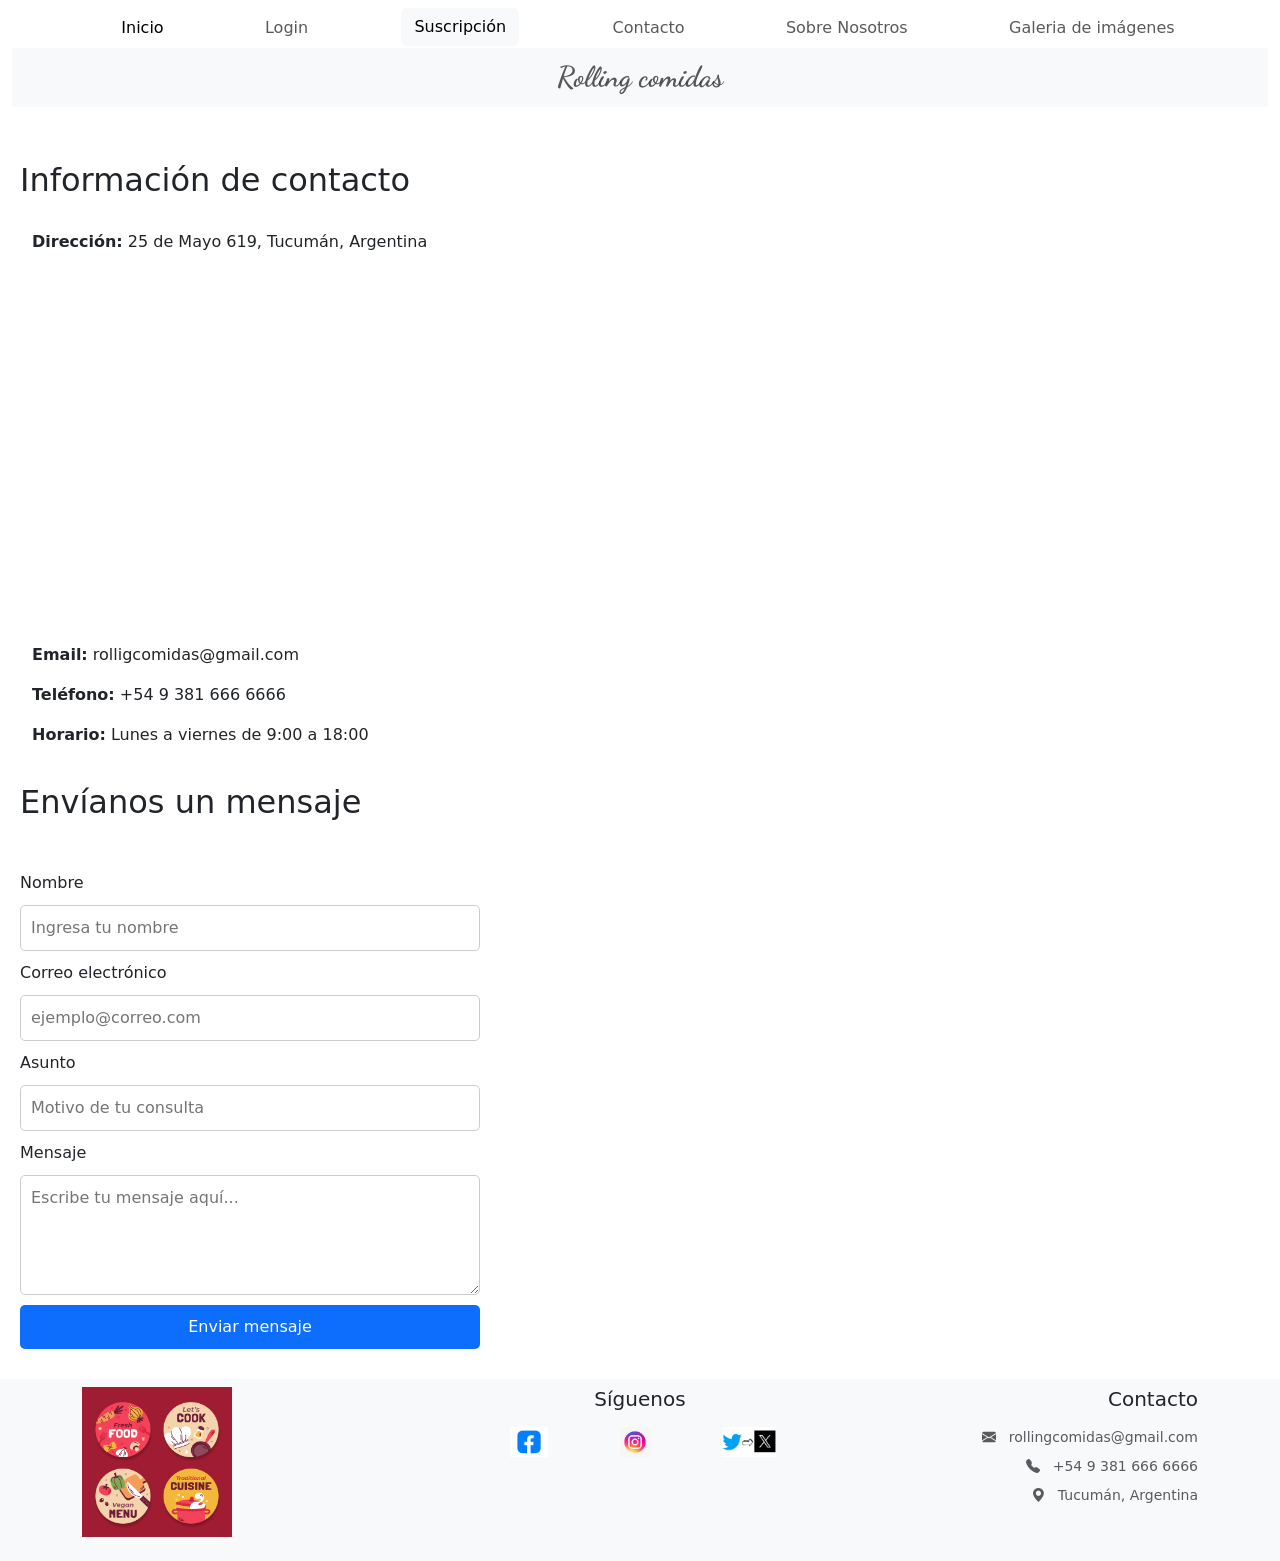
<file: paginas/contacto.html>
<!doctype html>
<html lang="es">
  <head>
    <meta charset="UTF-8" />
    <meta name="viewport" content="width=device-width, initial-scale=1.0" />
    <title>Rolling Comidas</title>

    <!-- Primero Bootstrap: ofrece las clases listas para usar -->
    <link
      href="https://cdn.jsdelivr.net/npm/bootstrap@5.3.8/dist/css/bootstrap.min.css"
      rel="stylesheet"
      integrity="sha384-sRIl4kxILFvY47J16cr9ZwB07vP4J8+LH7qKQnuqkuIAvNWLzeN8tE5YBujZqJLB"
      crossorigin="anonymous"
    />

    <!-- Enlace para cargar los Bootstrap Icons -->
    <link
      rel="stylesheet"
      href="https://cdn.jsdelivr.net/npm/bootstrap-icons@1.11.3/font/bootstrap-icons.min.css"
    />

    <!-- Enlace para configuracion letra del navbar -->
    <link rel="preconnect" href="https://fonts.googleapis.com" />
    <link rel="preconnect" href="https://fonts.gstatic.com" crossorigin />
    <link
      href="https://fonts.googleapis.com/css2?family=Dancing+Script:wght@400..700&display=swap"
      rel="stylesheet"
    />

    <!-- Después tu CSS: permite ajustar los estilos del blog -->
    <link rel="stylesheet" href="../css/estilos.css" />
  </head>
  <body>
    <header>
      <nav class="navbar navbar-expand-lg header-nav">
        <div class="container-fluid flex-wrap">
          <a class="navbar-brand img-logo" href="./index.html"> </a>

          <button
            class="navbar-toggler"
            type="button"
            data-bs-toggle="collapse"
            data-bs-target="#navbarSupportedContent"
            aria-controls="navbarSupportedContent"
            aria-expanded="false"
            aria-label="Toggle navigation"
          >
            <span class="navbar-toggler-icon"></span>
          </button>

          <div class="collapse navbar-collapse" id="navbarSupportedContent">
            <ul
              class="navbar-nav w-100 justify-content-evenly ms-auto mb-2 mb-lg-0"
            >
              <li class="nav-item">
                <a
                  class="nav-link active"
                  aria-current="page"
                  href="../index.html"
                >
                  Inicio
                </a>
              </li>

              <li class="nav-item">
                <a class="nav-link" href="./iniciar-sesion.html">
                  Login
                </a>
              </li>

              <li class="nav-item">
                <button
                  type="button"
                  class="btn btn-light"
                  data-bs-toggle="modal"
                  data-bs-target="#suscripcion"
                >
                  Suscripción
                </button>
              </li>

              <li class="nav-item">
                <a class="nav-link" href="./contacto.html">
                  Contacto
                </a>
              </li>

              <li class="nav-item">
                <a class="nav-link" href="./sobre-nosotros.html">
                  Sobre Nosotros
                </a>
              </li>

              <li class="nav-item">
                <a class="nav-link" href="./galeria-imagenes.html">
                  Galeria de imágenes
                </a>
              </li>
            </ul>

            <div
              class="modal fade custom-mini-modal"
              id="suscripcion"
              tabindex="-1"
              aria-hidden="true"
            >
              <div class="modal-dialog modal-dialog-centered">
                <!-- Usamos bg-dark y text-white para la base negra chica -->
                <div class="modal-content bg-dark text-white p-3 rounded">
                  <div class="modal-body text-center">
                    <form>
                      <div>
                        <div class="mb-3">
                          <label
                            for="exampleFormControlInput1"
                            class="form-label"
                          >
                            Email
                          </label>

                          <input
                            type="email"
                            class="form-control"
                            id="exampleFormControlInput1"
                            placeholder="Escribe tu email"
                          />
                        </div>

                        <div class="mb-3">
                          <label for="nombre" class="form-label">
                            Nombre o Apodo
                          </label>

                          <input
                            type="text"
                            class="form-control"
                            id="nombre"
                            placeholder="Escribe tu nombre o apodo"
                          />
                        </div>

                        <div class="mb-3">
                          <label for="nombre" class="form-label">
                            Preferencias alimentarias
                          </label>

                          <input
                            type="text"
                            class="form-control"
                            id="preferencias"
                            placeholder="Escribe tus preferencias alimentarias"
                          />
                        </div>

                        <div class="mb-3 form-check">
                          <input
                            type="checkbox"
                            class="form-check-input"
                            id="exampleCheck1"
                          />

                          <label
                            class="form-check-label"
                            for="exampleCheck1"
                          >
                            Deseo recibir notificaciones por email
                          </label>
                        </div>

                        <button
                          type="reset"
                          class="btn btn-primary"
                        >
                          Limpiar pantalla
                        </button>

                        <button
                          type="submit"
                          class="btn btn-primary"
                        >
                          Confirmar
                        </button>
                      </div>
                    </form>
                  </div>
                </div>
              </div>
            </div>
          </div>

          <div class="w-100">
            <p
              class="navbar-text text-center bg-light p-2 dancing-script-uniquifier"
            >
              Rolling comidas
            </p>
          </div>
        </div>
      </nav>
    </header>

    <main>

      <section>
        <h2 class="infocontacto">Información de contacto</h2>

        <ul>
          <p><strong>Dirección:</strong> 25 de Mayo 619, Tucumán, Argentina</p>

          <!-- Mapa iframe agregado debajo de Dirección -->
          <div class="my-3">
            <iframe
              src="https://www.google.com/maps/embed?pb=!1m18!1m12!1m3!1d3560.1023722238385!2d-65.20721242358897!3d-26.8367009766922!2m3!1f0!2f0!3f0!3m2!1i1024!2i768!4f13.1!3m3!1m2!1s0x94225d3ad2ef84d3%3A0xb3551d0dfa024844!2s25%20de%20Mayo%20619%2C%20T4000%20San%20Miguel%20de%20Tucum%C3%A1n%2C%20Tucum%C3%A1n!5e0!3m2!1ses!2sar!4v1700000000000!5m2!1ses!2sar"
              width="100%"
              height="350"
              style="border:0; border-radius: 8px;"
              allowfullscreen=""
              loading="lazy"
              referrerpolicy="no-referrer-when-downgrade"
            ></iframe>
          </div>

          <p><strong>Email:</strong> rolligcomidas@gmail.com</p>
          <p><strong>Teléfono:</strong> +54 9 381 666 6666</p>
          <p><strong>Horario:</strong> Lunes a viernes de 9:00 a 18:00</p>
        </ul>
      </section>

      <section>
        <h2 class="infocontacto">Envíanos un mensaje</h2>

        <form action="#" method="post" class="formulario-contacto">

          <label for="nombre">Nombre</label>
          <input
            type="text"
            id="nombre"
            name="nombre"
            placeholder="Ingresa tu nombre"
            required
          >

          <label for="email">Correo electrónico</label>
          <input
            type="email"
            id="email"
            name="email"
            placeholder="ejemplo@correo.com"
            required
          >

          <label for="asunto">Asunto</label>
          <input
            type="text"
            id="asunto"
            name="asunto"
            placeholder="Motivo de tu consulta"
            required
          >

          <label for="mensaje">Mensaje</label>
          <textarea
            id="mensaje"
            name="mensaje"
            placeholder="Escribe tu mensaje aquí..."
            required
          ></textarea>

          <button type="submit">Enviar mensaje</button>

        </form>
      </section>

    </main>

    <footer class="bg-light py-2">
      <div class="container">
        <div class="row gy-4">

          <!-- Columna 1: Imagen / Logotipo -->
          <div class="col-12 col-md-4 text-center text-md-start">
            <img
              src="../imagenes/82517984_9886629.jpg"
              alt="Logotipo"
              class="img-fluid mb-3"
              style="max-height: 150px;"
            />
          </div>

          <!-- Columna 2: Redes Sociales -->
          <div class="col-md-4 mb-3 d-none d-md-block text-center">
            <h5 class="mb-3">Síguenos</h5>

            <div class="d-flex ms-5 gap-5 fs-4">
              <a
                href="https://facebook.com"
                class="text-dark me-4 fs-4"
                target="_blank"
                rel="noopener"
              >
                <img
                  src="../imagenes/face.png"
                  alt="Facebook"
                  class="img-fluid mb-3"
                  style="max-height: 30px;"
                />
              </a>

              <a
                href="https://instagram.com"
                class="text-dark me-4 fs-4"
                target="_blank"
                rel="noopener"
              >
                <img
                  src="../imagenes/insta.png"
                  alt="Instagram"
                  class="img-fluid mb-3"
                  style="max-height: 30px;"
                />
              </a>

              <a
                href="https://twitter.com"
                class="text-dark fs-4"
                target="_blank"
                rel="noopener"
              >
                <img
                  src="../imagenes/twitter.png"
                  alt="Twitter"
                  class="img-fluid mb-3"
                  style="max-height: 30px;"
                />
              </a>
            </div>
          </div>

          <!-- Columna 3: Enlaces de Interés o Contacto -->
          <div
            class="col-md-4 mb-3 d-none d-md-block text-center text-md-end"
          >
            <h5 class="mb-3">Contacto</h5>

            <ul class="list-unstyled small text-muted mb-0">
              <li class="mb-2">
                <i class="bi bi-envelope-fill me-2"></i>
                rollingcomidas@gmail.com
              </li>

              <li class="mb-2">
                <i class="bi bi-telephone-fill me-2"></i>
                +54 9 381 666 6666
              </li>

              <li>
                <i class="bi bi-geo-alt-fill me-2"></i>
                Tucumán, Argentina
              </li>
            </ul>
          </div>

        </div>
      </div>
    </footer>

    <script
      src="https://cdn.jsdelivr.net/npm/bootstrap@5.3.8/dist/js/bootstrap.bundle.min.js"
      integrity="sha384-FKyoEForCGlyvwx9Hj09JcYn3nv7wiPVlz7YYwJrWVcXK/BmnVDxM+D2scQbITxI"
      crossorigin="anonymous"
    ></script>
  </body>
</html>
</file>
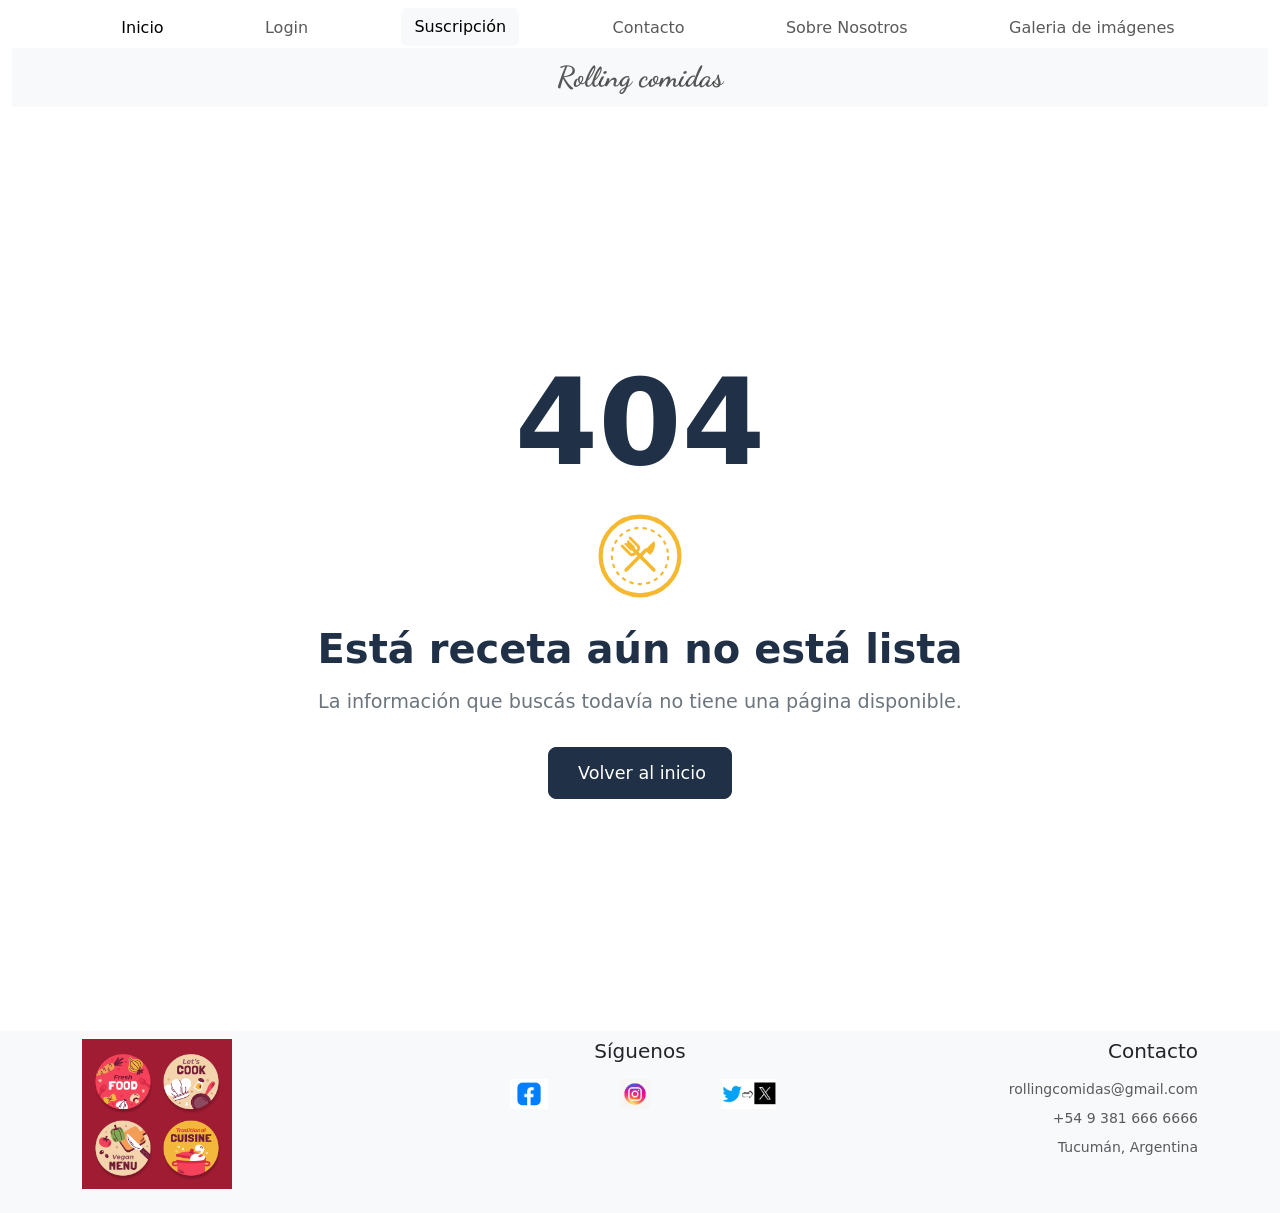
<file: paginas/error404.html>
<!doctype html>
<html lang="es">
  <head>
    <meta charset="UTF-8" />
    <meta name="viewport" content="width=device-width, initial-scale=1.0" />
    <title>Rolling Comidas</title>
    <!-- Primero Bootstrap: ofrece las clases listas para usar -->
    <link
      href="https://cdn.jsdelivr.net/npm/bootstrap@5.3.8/dist/css/bootstrap.min.css"
      rel="stylesheet"
      integrity="sha384-sRIl4kxILFvY47J16cr9ZwB07vP4J8+LH7qKQnuqkuIAvNWLzeN8tE5YBujZqJLB"
      crossorigin="anonymous"
    />
    <link rel="preconnect" href="https://fonts.googleapis.com" />
    <link rel="preconnect" href="https://fonts.gstatic.com" crossorigin />
    <link
      href="https://fonts.googleapis.com/css2?family=Dancing+Script:wght@400..700&display=swap"
      rel="stylesheet"
    />

    <!-- Después tu CSS: permite ajustar los estilos del blog -->
    <link rel="stylesheet" href="../css/estilos.css" />
  </head>
  <body>
    <header>
      <nav class="navbar navbar-expand-lg header-nav">
        <div class="container-fluid flex-wrap">
          <a class="navbar-brand img-logo" href="./index.html"> </a>

          <button
            class="navbar-toggler"
            type="button"
            data-bs-toggle="collapse"
            data-bs-target="#navbarSupportedContent"
            aria-controls="navbarSupportedContent"
            aria-expanded="false"
            aria-label="Toggle navigation"
          >
            <span class="navbar-toggler-icon"></span>
          </button>

          <div class="collapse navbar-collapse" id="navbarSupportedContent">
            <ul
              class="navbar-nav w-100 justify-content-evenly ms-auto mb-2 mb-lg-0"
            >
              <li class="nav-item">
                <a
                  class="nav-link active"
                  aria-current="page"
                  href="../index.html"
                >
                  Inicio
                </a>
              </li>

              <li class="nav-item">
                <a class="nav-link" href="/paginas/iniciar-sesion.html">
                  Login
                </a>
              </li>

              <li class="nav-item">
                <button
                  type="button"
                  class="btn btn-light"
                  data-bs-toggle="modal"
                  data-bs-target="#suscripcion"
                >
                  Suscripción
                </button>
              </li>

              <li class="nav-item">
                <a class="nav-link" href="/paginas/contacto.html">
                  Contacto
                </a>
              </li>

              <li class="nav-item">
                <a class="nav-link" href="/paginas/sobre-nosotros.html">
                  Sobre Nosotros
                </a>
              </li>

              <li class="nav-item">
                <a class="nav-link" href="/paginas/galeria-imagenes.html">
                  Galeria de imágenes
                </a>
              </li>
            </ul>

            <div
              class="modal fade custom-mini-modal"
              id="suscripcion"
              tabindex="-1"
              aria-hidden="true"
            >
              <div class="modal-dialog modal-dialog-centered">
                <!-- Usamos bg-dark y text-white para la base negra chica -->
                <div class="modal-content bg-dark text-white p-3 rounded">
                  <div class="modal-body text-center">
                    <form>
                      <div>
                        <div class="mb-3">
                          <label
                            for="exampleFormControlInput1"
                            class="form-label"
                          >
                            Email
                          </label>

                          <input
                            type="email"
                            class="form-control"
                            id="exampleFormControlInput1"
                            placeholder="Escribe tu email"
                          />
                        </div>

                        <div class="mb-3">
                          <label for="nombre" class="form-label">
                            Nombre o Apodo
                          </label>

                          <input
                            type="text"
                            class="form-control"
                            id="nombre"
                            placeholder="Escribe tu nombre o apodo"
                          />
                        </div>

                        <div class="mb-3">
                          <label for="nombre" class="form-label">
                            Preferencias alimentarias
                          </label>

                          <input
                            type="text"
                            class="form-control"
                            id="preferencias"
                            placeholder="Escribe tus preferencias alimentarias"
                          />
                        </div>

                        <div class="mb-3 form-check">
                          <input
                            type="checkbox"
                            class="form-check-input"
                            id="exampleCheck1"
                          />

                          <label
                            class="form-check-label"
                            for="exampleCheck1"
                          >
                            Deseo recibir notificaciones por email
                          </label>
                        </div>

                        <button
                          type="reset"
                          class="btn btn-primary"
                        >
                          Limpiar pantalla
                        </button>

                        <button
                          type="submit"
                          class="btn btn-primary"
                        >
                          Confirmar
                        </button>
                      </div>
                    </form>
                  </div>
                </div>
              </div>
            </div>
          </div>

          <div class="w-100">
            <p
              class="navbar-text text-center bg-light p-2 dancing-script-uniquifier"
            >
              Rolling comidas
            </p>
          </div>
        </div>
      </nav>
    </header>
    <main
      class="error-page d-flex align-items-center justify-content-center text-center vh-100"
    >
      <div>
        <div class="display-1 fw-bold">404</div>

        <!-- Icono de cubiertos válido en Bootstrap Icons -->
        <svg
          xmlns="http://www.w3.org/2000/svg"
          width="90"
          height="90"
          viewBox="0 0 64 64"
          fill="none"
          class="my-2"
        >
          <!-- Plato -->
          <circle
            cx="32"
            cy="32"
            r="28"
            stroke="#f5b82e"
            stroke-width="3"
            fill="none"
          />
          <circle
            cx="32"
            cy="32"
            r="20"
            stroke="#f5b82e"
            stroke-width="1.5"
            stroke-dasharray="3 3"
            fill="none"
          />

          <!-- Tenedor (cruzado de izquierda a derecha) -->
          <g transform="translate(32,32) rotate(-45) translate(-32,-32)">
            <!-- Mango -->
            <path
              d="M32 20 L32 46"
              stroke="#f5b82e"
              stroke-width="2.5"
              stroke-linecap="round"
            />
            <!-- Dientes -->
            <path
              d="M28 18 L28 26 C28 29 36 29 36 26 L36 18"
              stroke="#f5b82e"
              stroke-width="2"
              fill="none"
              stroke-linecap="round"
            />
            <path d="M30.7 18 L30.7 25" stroke="#f5b82e" stroke-width="1.5" />
            <path d="M33.3 18 L33.3 25" stroke="#f5b82e" stroke-width="1.5" />
          </g>

          <!-- Cuchillo (cruzado de derecha a izquierda) -->
          <g transform="translate(32,32) rotate(45) translate(-32,-32)">
            <!-- Mango -->
            <path
              d="M32 26 L32 46"
              stroke="#f5b82e"
              stroke-width="2.5"
              stroke-linecap="round"
            />
            <!-- Hoja -->
            <path
              d="M32 18 C32 18 36 20 36 26 L32 26 Z"
              fill="#f5b82e"
              stroke="#f5b82e"
              stroke-width="1"
              stroke-linejoin="round"
            />
          </g>
        </svg>

        <h1 class="display-6 fw-bold mt-3">Está receta aún no está lista</h1>

        <p class="lead text-secondary">
          La información que buscás todavía no tiene una página disponible.
        </p>

        <a href="/index.html" class="btn btn-dark">
          <i class="bi bi-house me-1"></i>
          Volver al inicio
        </a>
      </div>
    </main>
    <footer class="bg-light py-2">
      <div class="container">
        <div class="row gy-4">

          <!-- Columna 1: Imagen / Logotipo -->
          <div class="col-12 col-md-4 text-center text-md-start">
            <img
              src="/imagenes/82517984_9886629.jpg"
              alt="Logotipo"
              class="img-fluid mb-3"
              style="max-height: 150px;"
            />
          </div>

          <!-- Columna 2: Redes Sociales -->
          <div class="col-md-4 mb-3 d-none d-md-block text-center">
            <h5 class="mb-3">Síguenos</h5>

            <div class="d-flex ms-5 gap-5 fs-4">
              <a
                href="https://facebook.com"
                class="text-dark me-4 fs-4"
                target="_blank"
                rel="noopener"
              >
                <img
                  src="/imagenes/face.png"
                  alt="Facebook"
                  class="img-fluid mb-3"
                  style="max-height: 30px;"
                />
              </a>

              <a
                href="https://instagram.com"
                class="text-dark me-4 fs-4"
                target="_blank"
                rel="noopener"
              >
                <img
                  src="/imagenes/insta.png"
                  alt="Instagram"
                  class="img-fluid mb-3"
                  style="max-height: 30px;"
                />
              </a>

              <a
                href="https://twitter.com"
                class="text-dark fs-4"
                target="_blank"
                rel="noopener"
              >
                <img
                  src="/imagenes/twitter.png"
                  alt="Twitter"
                  class="img-fluid mb-3"
                  style="max-height: 30px;"
                />
              </a>
            </div>
          </div>
          <!-- Columna 3: Enlaces de Interés o Contacto -->
          <div
            class="col-md-4 mb-3 d-none d-md-block text-center text-md-end"
          >
            <h5 class="mb-3">Contacto</h5>

            <ul class="list-unstyled small text-muted mb-0">
              <li class="mb-2">
                <i class="bi bi-envelope-fill me-2"></i>
                rollingcomidas@gmail.com
              </li>

              <li class="mb-2">
                <i class="bi bi-telephone-fill me-2"></i>
                +54 9 381 666 6666
              </li>

              <li>
                <i class="bi bi-geo-alt-fill me-2"></i>
                Tucumán, Argentina
              </li>
            </ul>
          </div>

        </div>
      </div>
    </footer>


  <!-- Bootstrap JS: autorizado por el TP -->
  <script
    src="https://cdn.jsdelivr.net/npm/bootstrap@5.3.8/dist/js/bootstrap.bundle.min.js"
    integrity="sha384-FKyoEForCGlyvwx9Hj09JcYn3nv7wiPVlz7YYwJrWVcXK/BmnVDxM+D2scQbITxI"
    crossorigin="anonymous"
  ></script>
  </body>
</html>
</file>
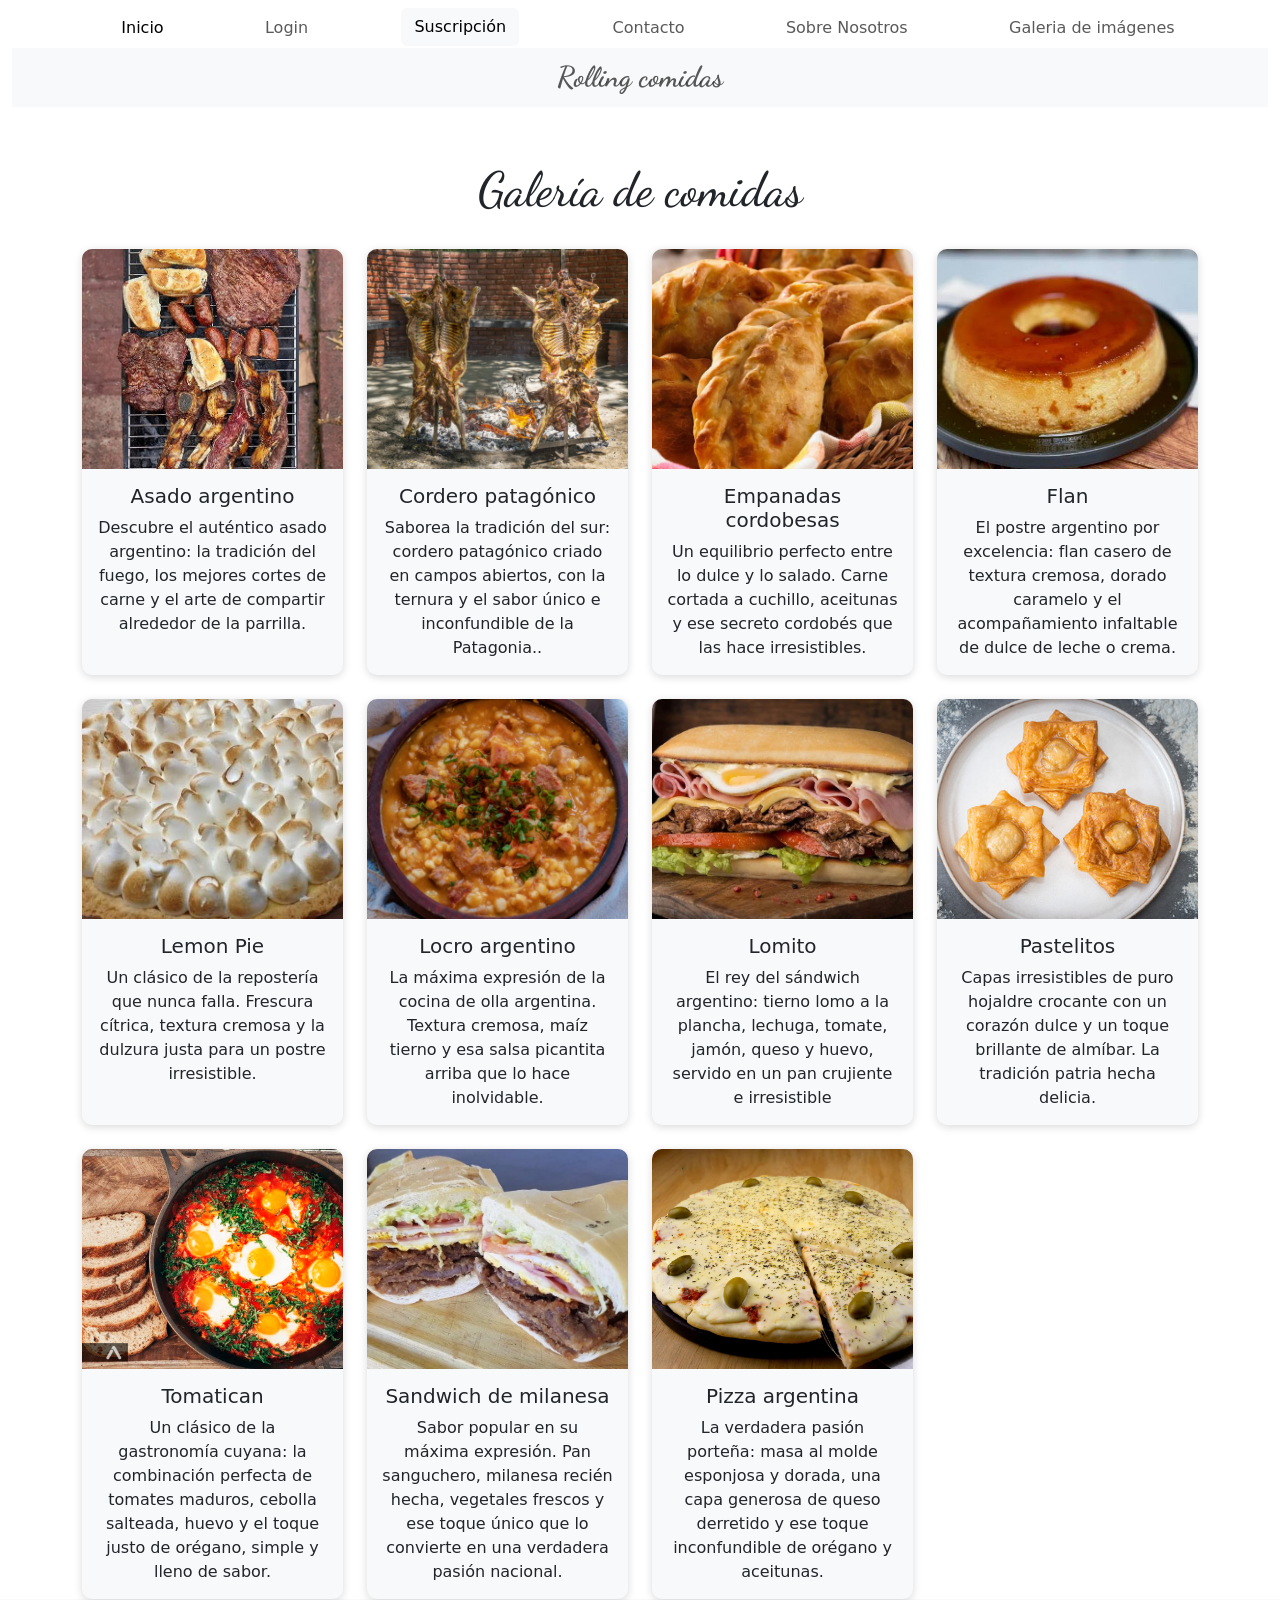
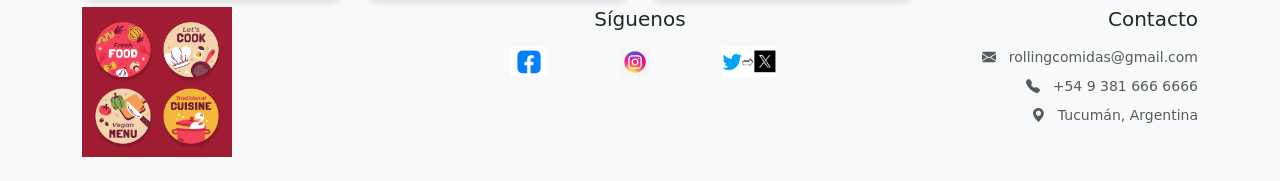
<file: paginas/galeria-imagenes.html>
<!doctype html>
<html lang="es">

<head>
  <meta charset="UTF-8">
  <meta name="viewport" content="width=device-width, initial-scale=1.0">

  <title>Rolling Comidas</title>

  <!-- Bootstrap -->
  <link
    href="https://cdn.jsdelivr.net/npm/bootstrap@5.3.8/dist/css/bootstrap.min.css"
    rel="stylesheet"
    integrity="sha384-sRIl4kxILFvY47J16cr9ZwB07vP4J8+LH7qKQnuqkuIAvNWLzeN8tE5YBujZqJLB"
    crossorigin="anonymous"
  >

  <!-- Bootstrap Icons -->
  <link
    rel="stylesheet"
    href="https://cdn.jsdelivr.net/npm/bootstrap-icons@1.11.3/font/bootstrap-icons.min.css"
  >

  <!-- Fuente -->
  <link rel="preconnect" href="https://fonts.googleapis.com">
  <link rel="preconnect" href="https://fonts.gstatic.com" crossorigin>
  <link
    href="https://fonts.googleapis.com/css2?family=Dancing+Script:wght@400..700&display=swap"
    rel="stylesheet"
  >

  <!-- CSS propio -->
  <link rel="stylesheet" href="../css/estilos.css">

</head>

<body>
  <header>
      <nav class="navbar navbar-expand-lg header-nav">
        <div class="container-fluid flex-wrap">
          <a class="navbar-brand img-logo" href="./index.html"> </a>

          <button
            class="navbar-toggler"
            type="button"
            data-bs-toggle="collapse"
            data-bs-target="#navbarSupportedContent"
            aria-controls="navbarSupportedContent"
            aria-expanded="false"
            aria-label="Toggle navigation"
          >
            <span class="navbar-toggler-icon"></span>
          </button>

          <div class="collapse navbar-collapse" id="navbarSupportedContent">
            <ul
              class="navbar-nav w-100 justify-content-evenly ms-auto mb-2 mb-lg-0"
            >
              <li class="nav-item">
                <a
                  class="nav-link active"
                  aria-current="page"
                  href="../index.html"
                >
                  Inicio
                </a>
              </li>

              <li class="nav-item">
                <a class="nav-link" href="/paginas/iniciar-sesion.html">
                  Login
                </a>
              </li>

              <li class="nav-item">
                <button
                  type="button"
                  class="btn btn-light"
                  data-bs-toggle="modal"
                  data-bs-target="#suscripcion"
                >
                  Suscripción
                </button>
              </li>

              <li class="nav-item">
                <a class="nav-link" href="/paginas/contacto.html">
                  Contacto
                </a>
              </li>

              <li class="nav-item">
                <a class="nav-link" href="/paginas/sobre-nosotros.html">
                  Sobre Nosotros
                </a>
              </li>

              <li class="nav-item">
                <a class="nav-link" href="/paginas/galeria-imagenes.html">
                  Galeria de imágenes
                </a>
              </li>
            </ul>

            <div
              class="modal fade custom-mini-modal"
              id="suscripcion"
              tabindex="-1"
              aria-hidden="true"
            >
              <div class="modal-dialog modal-dialog-centered">
                <!-- Usamos bg-dark y text-white para la base negra chica -->
                <div class="modal-content bg-dark text-white p-3 rounded">
                  <div class="modal-body text-center">
                    <form>
                      <div>
                        <div class="mb-3">
                          <label
                            for="exampleFormControlInput1"
                            class="form-label"
                          >
                            Email
                          </label>

                          <input
                            type="email"
                            class="form-control"
                            id="exampleFormControlInput1"
                            placeholder="Escribe tu email"
                          />
                        </div>

                        <div class="mb-3">
                          <label for="nombre" class="form-label">
                            Nombre o Apodo
                          </label>

                          <input
                            type="text"
                            class="form-control"
                            id="nombre"
                            placeholder="Escribe tu nombre o apodo"
                          />
                        </div>

                        <div class="mb-3">
                          <label for="nombre" class="form-label">
                            Preferencias alimentarias
                          </label>

                          <input
                            type="text"
                            class="form-control"
                            id="preferencias"
                            placeholder="Escribe tus preferencias alimentarias"
                          />
                        </div>

                        <div class="mb-3 form-check">
                          <input
                            type="checkbox"
                            class="form-check-input"
                            id="exampleCheck1"
                          />

                          <label
                            class="form-check-label"
                            for="exampleCheck1"
                          >
                            Deseo recibir notificaciones por email
                          </label>
                        </div>

                        <button
                          type="reset"
                          class="btn btn-primary"
                        >
                          Limpiar pantalla
                        </button>

                        <button
                          type="submit"
                          class="btn btn-primary"
                        >
                          Confirmar
                        </button>
                      </div>
                    </form>
                  </div>
                </div>
              </div>
            </div>
          </div>

          <div class="w-100">
            <p
              class="navbar-text text-center bg-light p-2 dancing-script-uniquifier"
            >
              Rolling comidas
            </p>
          </div>
        </div>
      </nav>
    </header>

  <!-- TÍTULO -->
 
  <div class="container">

    <h1 class="titulo-galeria">
      Galería de comidas
    </h1>
  
    <!-- GALERÍA DE IMAGENES -->
  
    <div class="row g-4">


      <!-- IMAGEN 1 -->
      <div class="col-12 col-md-4 col-lg-3">

        <div class="tarjeta-galeria">

          <img
            src="/imagenes/galeriaImagenes/asado.webp"
            alt="Asado argentino"
          >

          <div class="descripcion-galeria">

            <h5>Asado argentino</h5>

            <p>
              Descubre el auténtico asado argentino: la tradición del fuego, 
              los mejores cortes de carne y el arte de compartir alrededor de la parrilla.
            </p>

          </div>

        </div>

      </div>


      <!-- IMAGEN 2 -->
      <div class="col-12 col-md-4 col-lg-3">

        <div class="tarjeta-galeria">

          <img
            src="/imagenes/galeriaImagenes/cordero_patagonico.jpg"
            alt="Cordero patagónico"
          >

          <div class="descripcion-galeria">

            <h5>Cordero patagónico</h5>

            <p>
              Saborea la tradición del sur: cordero patagónico criado en campos abiertos, 
              con la ternura y el sabor único e inconfundible de la Patagonia..
            </p>

          </div>

        </div>

      </div>


      <!-- IMAGEN 3 -->
      <div class="col-12 col-md-4 col-lg-3">

        <div class="tarjeta-galeria">

          <img
            src="/imagenes/galeriaImagenes/empanadas-cordobesas.jpg"
            alt="Empanadas cordobesas"
          >

          <div class="descripcion-galeria">

            <h5>Empanadas cordobesas</h5>

            <p>
              Un equilibrio perfecto entre lo dulce y lo salado. Carne cortada a cuchillo, 
              aceitunas y ese secreto cordobés que las hace irresistibles.
            </p>

          </div>

        </div>

      </div>


      <!-- IMAGEN 4 -->
      <div class="col-12 col-md-4 col-lg-3">

        <div class="tarjeta-galeria">

          <img
            src="/imagenes/galeriaImagenes/flan.jpg"
            alt="Flan"
          >

          <div class="descripcion-galeria">

            <h5>Flan</h5>

            <p>
              El postre argentino por excelencia: flan casero de textura cremosa, dorado caramelo 
              y el acompañamiento infaltable de dulce de leche o crema.
            </p>

          </div>

        </div>

      </div>


      <!-- IMAGEN 5 -->
      <div class="col-12 col-md-4 col-lg-3">

        <div class="tarjeta-galeria">

          <img
            src="/imagenes/galeriaImagenes/lemonpie.jpg"
            alt="Lemon Pie"
          >

          <div class="descripcion-galeria">

            <h5>Lemon Pie</h5>

            <p>
              Un clásico de la repostería que nunca falla. Frescura cítrica, 
              textura cremosa y la dulzura justa para un postre irresistible.
            </p>

          </div>

        </div>

      </div>


      <!-- IMAGEN 6 -->
      <div class="col-12 col-md-4 col-lg-3">

        <div class="tarjeta-galeria">

          <img
            src="/imagenes/galeriaImagenes/locro.webp"
            alt="Locro argentino"
          >

          <div class="descripcion-galeria">

            <h5>Locro argentino</h5>

            <p>
              La máxima expresión de la cocina de olla argentina. Textura cremosa, maíz tierno y 
              esa salsa picantita arriba que lo hace inolvidable.
            </p>

          </div>

        </div>

      </div>


      <!-- IMAGEN 7 -->
      <div class="col-12 col-md-4 col-lg-3">

        <div class="tarjeta-galeria">

          <img
            src="/imagenes/galeriaImagenes/lomitos.jpg"
            alt="Lomito"
          >

          <div class="descripcion-galeria">

            <h5>Lomito</h5>

            <p>
              El rey del sándwich argentino: tierno lomo a la plancha, lechuga, 
              tomate, jamón, queso y huevo, servido en un pan crujiente e irresistible
            </p>

          </div>

        </div>

      </div>


      <!-- IMAGEN 8 -->
      <div class="col-12 col-md-4 col-lg-3">

        <div class="tarjeta-galeria">

          <img
            src="/imagenes/galeriaImagenes/pastelitos.jpeg"
            alt="Pastelitos"
          >

          <div class="descripcion-galeria">

            <h5>Pastelitos</h5>

            <p>
              Capas irresistibles de puro hojaldre crocante con un corazón dulce y 
              un toque brillante de almíbar. La tradición patria hecha delicia.
            </p>

          </div>

        </div>

      </div>


      <!-- IMAGEN 9 -->
      <div class="col-12 col-md-4 col-lg-3">

        <div class="tarjeta-galeria">

          <img
            src="/imagenes/galeriaImagenes/platos-mendocinos-tomatican.jpg"
            alt="Tomatican, plato mendocino"
          >

          <div class="descripcion-galeria">

            <h5>Tomatican</h5>

            <p>
              Un clásico de la gastronomía cuyana: la combinación perfecta de tomates maduros, cebolla salteada, 
              huevo y el toque justo de orégano, simple y lleno de sabor.
            </p>

          </div>

        </div>

      </div>


      <!-- IMAGEN 10 -->
      <div class="col-12 col-md-4 col-lg-3">

        <div class="tarjeta-galeria">

          <img
            src="/imagenes/galeriaImagenes/sanguchedemilanesa.jpg"
            alt="Sandwich de milanesa"
          >

          <div class="descripcion-galeria">

            <h5>Sandwich de milanesa</h5>

            <p>
              Sabor popular en su máxima expresión. Pan sanguchero, milanesa recién hecha, vegetales frescos 
              y ese toque único que lo convierte en una verdadera pasión nacional.
            </p>

          </div>

        </div>

      </div>


      <!-- IMAGEN 11 -->
      <div class="col-12 col-md-4 col-lg-3">

        <div class="tarjeta-galeria">

          <img
            src="/imagenes/galeriaImagenes/pizza.avif"
            alt="Pizza argentina"
          >

          <div class="descripcion-galeria">

            <h5>Pizza argentina</h5>

            <p>
              La verdadera pasión porteña: masa al molde esponjosa y dorada, una capa generosa 
              de queso derretido y ese toque inconfundible de orégano y aceitunas.
            </p>

          </div>

        </div>

      </div>


    </div>

  </div>

  <!-- FOOTER -->
  
  <footer class="bg-light py-2">
      <div class="container">
        <div class="row gy-4">

          <!-- Columna 1: Imagen / Logotipo -->
          <div class="col-12 col-md-4 text-center text-md-start">
            <img
              src="/imagenes/82517984_9886629.jpg"
              alt="Logotipo"
              class="img-fluid mb-3"
              style="max-height: 150px;"
            />
          </div>

          <!-- Columna 2: Redes Sociales -->
          <div class="col-md-4 mb-3 d-none d-md-block text-center">
            <h5 class="mb-3">Síguenos</h5>

            <div class="d-flex ms-5 gap-5 fs-4">
              <a
                href="https://facebook.com"
                class="text-dark me-4 fs-4"
                target="_blank"
                rel="noopener"
              >
                <img
                  src="/imagenes/face.png"
                  alt="Facebook"
                  class="img-fluid mb-3"
                  style="max-height: 30px;"
                />
              </a>

              <a
                href="https://instagram.com"
                class="text-dark me-4 fs-4"
                target="_blank"
                rel="noopener"
              >
                <img
                  src="/imagenes/insta.png"
                  alt="Instagram"
                  class="img-fluid mb-3"
                  style="max-height: 30px;"
                />
              </a>

              <a
                href="https://twitter.com"
                class="text-dark fs-4"
                target="_blank"
                rel="noopener"
              >
                <img
                  src="/imagenes/twitter.png"
                  alt="Twitter"
                  class="img-fluid mb-3"
                  style="max-height: 30px;"
                />
              </a>
            </div>
          </div>
          <!-- Columna 3: Enlaces de Interés o Contacto -->
          <div
            class="col-md-4 mb-3 d-none d-md-block text-center text-md-end"
          >
            <h5 class="mb-3">Contacto</h5>

            <ul class="list-unstyled small text-muted mb-0">
              <li class="mb-2">
                <i class="bi bi-envelope-fill me-2"></i>
                rollingcomidas@gmail.com
              </li>

              <li class="mb-2">
                <i class="bi bi-telephone-fill me-2"></i>
                +54 9 381 666 6666
              </li>

              <li>
                <i class="bi bi-geo-alt-fill me-2"></i>
                Tucumán, Argentina
              </li>
            </ul>
          </div>

        </div>
      </div>
    </footer>


  <!-- Bootstrap JS: autorizado por el TP -->
  <script
    src="https://cdn.jsdelivr.net/npm/bootstrap@5.3.8/dist/js/bootstrap.bundle.min.js"
    integrity="sha384-FKyoEForCGlyvwx9Hj09JcYn3nv7wiPVlz7YYwJrWVcXK/BmnVDxM+D2scQbITxI"
    crossorigin="anonymous"
  ></script>

</body>

</html>
</file>
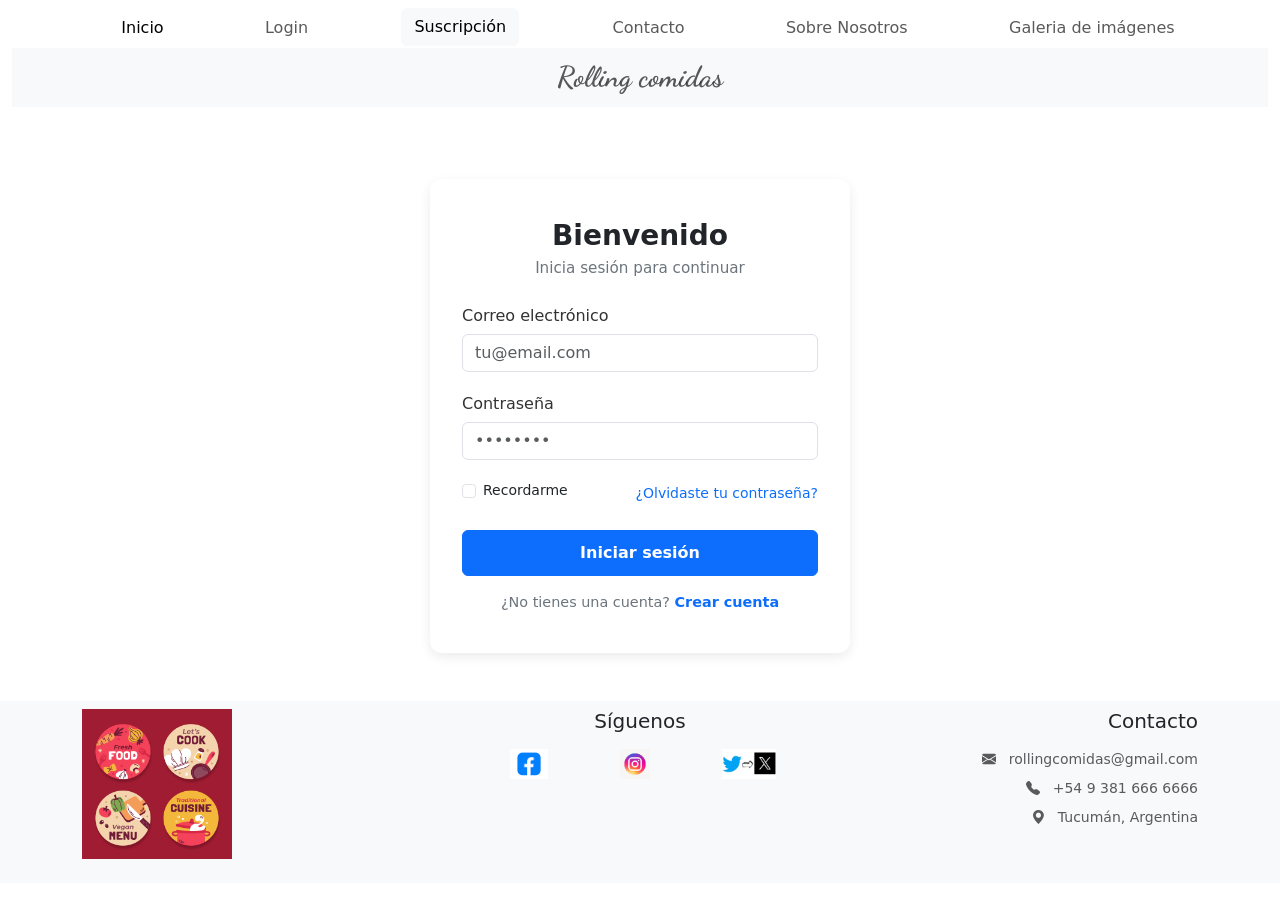
<file: paginas/iniciar-sesion.html>
<!doctype html>
<html lang="es">
  <head>
    <meta charset="UTF-8" />
    <meta name="viewport" content="width=device-width, initial-scale=1.0" />
    <title>Rolling Comidas</title>

    <!-- Primero Bootstrap: ofrece las clases listas para usar -->
    <link
      href="https://cdn.jsdelivr.net/npm/bootstrap@5.3.8/dist/css/bootstrap.min.css"
      rel="stylesheet"
      integrity="sha384-sRIl4kxILFvY47J16cr9ZwB07vP4J8+LH7qKQnuqkuIAvNWLzeN8tE5YBujZqJLB"
      crossorigin="anonymous"
    />

    <!-- Enlace para cargar los Bootstrap Icons -->
    <link
      rel="stylesheet"
      href="https://cdn.jsdelivr.net/npm/bootstrap-icons@1.11.3/font/bootstrap-icons.min.css"
    />

    <!-- Enlace para configuracion letra del navbar -->
    <link rel="preconnect" href="https://fonts.googleapis.com" />
    <link rel="preconnect" href="https://fonts.gstatic.com" crossorigin />
    <link
      href="https://fonts.googleapis.com/css2?family=Dancing+Script:wght@400..700&display=swap"
      rel="stylesheet"
    />

    <!-- Después tu CSS: permite ajustar los estilos del blog -->
    <link rel="stylesheet" href="../css/estilos.css" />
  </head>
  <body>
    <header>
      <nav class="navbar navbar-expand-lg header-nav">
        <div class="container-fluid flex-wrap">
          <a class="navbar-brand img-logo" href="./index.html"> </a>

          <button
            class="navbar-toggler"
            type="button"
            data-bs-toggle="collapse"
            data-bs-target="#navbarSupportedContent"
            aria-controls="navbarSupportedContent"
            aria-expanded="false"
            aria-label="Toggle navigation"
          >
            <span class="navbar-toggler-icon"></span>
          </button>

          <div class="collapse navbar-collapse" id="navbarSupportedContent">
            <ul
              class="navbar-nav w-100 justify-content-evenly ms-auto mb-2 mb-lg-0"
            >
              <li class="nav-item">
                <a
                  class="nav-link active"
                  aria-current="page"
                  href="../index.html"
                >
                  Inicio
                </a>
              </li>

              <li class="nav-item">
                <a class="nav-link" href="./iniciar-sesion.html">
                  Login
                </a>
              </li>

              <li class="nav-item">
                <button
                  type="button"
                  class="btn btn-light"
                  data-bs-toggle="modal"
                  data-bs-target="#suscripcion"
                >
                  Suscripción
                </button>
              </li>

              <li class="nav-item">
                <a class="nav-link" href="./contacto.html">
                  Contacto
                </a>
              </li>

              <li class="nav-item">
                <a class="nav-link" href="./sobre-nosotros.html">
                  Sobre Nosotros
                </a>
              </li>

              <li class="nav-item">
                <a class="nav-link" href="./galeria-imagenes.html">
                  Galeria de imágenes
                </a>
              </li>
            </ul>

            <div
              class="modal fade custom-mini-modal"
              id="suscripcion"
              tabindex="-1"
              aria-hidden="true"
            >
              <div class="modal-dialog modal-dialog-centered">
                <!-- Usamos bg-dark y text-white para la base negra chica -->
                <div class="modal-content bg-dark text-white p-3 rounded">
                  <div class="modal-body text-center">
                    <form>
                      <div>
                        <div class="mb-3">
                          <label
                            for="exampleFormControlInput1"
                            class="form-label"
                          >
                            Email
                          </label>

                          <input
                            type="email"
                            class="form-control"
                            id="exampleFormControlInput1"
                            placeholder="Escribe tu email"
                          />
                        </div>

                        <div class="mb-3">
                          <label for="nombre" class="form-label">
                            Nombre o Apodo
                          </label>

                          <input
                            type="text"
                            class="form-control"
                            id="nombre"
                            placeholder="Escribe tu nombre o apodo"
                          />
                        </div>

                        <div class="mb-3">
                          <label for="nombre" class="form-label">
                            Preferencias alimentarias
                          </label>

                          <input
                            type="text"
                            class="form-control"
                            id="preferencias"
                            placeholder="Escribe tus preferencias alimentarias"
                          />
                        </div>

                        <div class="mb-3 form-check">
                          <input
                            type="checkbox"
                            class="form-check-input"
                            id="exampleCheck1"
                          />

                          <label
                            class="form-check-label"
                            for="exampleCheck1"
                          >
                            Deseo recibir notificaciones por email
                          </label>
                        </div>

                        <button
                          type="reset"
                          class="btn btn-primary"
                        >
                          Limpiar pantalla
                        </button>

                        <button
                          type="submit"
                          class="btn btn-primary"
                        >
                          Confirmar
                        </button>
                      </div>
                    </form>
                  </div>
                </div>
              </div>
            </div>
          </div>

          <div class="w-100">
            <p
              class="navbar-text text-center bg-light p-2 dancing-script-uniquifier"
            >
              Rolling comidas
            </p>
          </div>
        </div>
      </nav>
    </header>

    <!-- Contenido principal centrado -->
    <main class="main-content">
      <div class="login-container">
        <div class="login-box">
          <h1 class="login-title">Bienvenido</h1>
          <p class="subtitle">Inicia sesión para continuar</p>

          <form>
            <!-- Campo Correo -->
            <div class="form-group">
              <label for="email">Correo electrónico</label>
              <input
                type="email"
                class="form-control"
                id="email"
                placeholder="tu@email.com"
                required
              />
            </div>

            <!-- Campo Contraseña -->
            <div class="form-group">
              <label for="password">Contraseña</label>
              <input
                type="password"
                class="form-control"
                id="password"
                placeholder="••••••••"
                required
              />
            </div>

            <!-- Opciones extra -->
            <div class="login-options">
              <div class="form-check">
                <input type="checkbox" class="form-check-input" id="rememberMe" />
                <label class="form-check-label" for="rememberMe">
                  Recordarme
                </label>
              </div>
              <a href="./error404.html" class="forgot-link">¿Olvidaste tu contraseña?</a>
            </div>

            <!-- Botón de Iniciar Sesión -->
            <button type="submit" class="btn btn-primary btn-submit">
              Iniciar sesión
            </button>
          </form>

          <p class="register-text">
            ¿No tienes una cuenta?
            <a href="./error404.html" class="register-link">Crear cuenta</a>
          </p>
        </div>
      </div>
    </main>
     <footer class="bg-light py-2">
      <div class="container">
        <div class="row gy-4">

          <!-- Columna 1: Imagen / Logotipo -->
          <div class="col-12 col-md-4 text-center text-md-start">
            <img
              src="../imagenes/82517984_9886629.jpg"
              alt="Logotipo"
              class="img-fluid mb-3"
              style="max-height: 150px;"
            />
          </div>

          <!-- Columna 2: Redes Sociales -->
          <div class="col-md-4 mb-3 d-none d-md-block text-center">
            <h5 class="mb-3">Síguenos</h5>

            <div class="d-flex ms-5 gap-5 fs-4">
              <a
                href="https://facebook.com"
                class="text-dark me-4 fs-4"
                target="_blank"
                rel="noopener"
              >
                <img
                  src="../imagenes/face.png"
                  alt="Facebook"
                  class="img-fluid mb-3"
                  style="max-height: 30px;"
                />
              </a>

              <a
                href="https://instagram.com"
                class="text-dark me-4 fs-4"
                target="_blank"
                rel="noopener"
              >
                <img
                  src="../imagenes/insta.png"
                  alt="Instagram"
                  class="img-fluid mb-3"
                  style="max-height: 30px;"
                />
              </a>

              <a
                href="https://twitter.com"
                class="text-dark fs-4"
                target="_blank"
                rel="noopener"
              >
                <img
                  src="../imagenes/twitter.png"
                  alt="Twitter"
                  class="img-fluid mb-3"
                  style="max-height: 30px;"
                />
              </a>

              <!-- Esto ponerlo en rooling nueva prueba agregar footer y link a libreria de bootstrap que esta antes de google fonts -->
            </div>
          </div>

          <!-- Columna 3: Enlaces de Interés o Contacto -->
          <div
            class="col-md-4 mb-3 d-none d-md-block text-center text-md-end"
          >
            <h5 class="mb-3">Contacto</h5>

            <ul class="list-unstyled small text-muted mb-0">
              <li class="mb-2">
                <i class="bi bi-envelope-fill me-2"></i>
                rollingcomidas@gmail.com
              </li>

              <li class="mb-2">
                <i class="bi bi-telephone-fill me-2"></i>
                +54 9 381 666 6666
              </li>

              <li>
                <i class="bi bi-geo-alt-fill me-2"></i>
                Tucumán, Argentina
              </li>
            </ul>
          </div>

        </div>
      </div>
    </footer>

     <script
      src="https://cdn.jsdelivr.net/npm/bootstrap@5.3.8/dist/js/bootstrap.bundle.min.js"
      integrity="sha384-FKyoEForCGlyvwx9Hj09JcYn3nv7wiPVlz7YYwJrWVcXK/BmnVDxM+D2scQbITxI"
      crossorigin="anonymous"
    ></script>
  </body>
</html>
</file>
<file: css/estilos.css>
* {
  margin: 0;
  padding: 0;
  box-sizing: border-box;
}

.img-blog {
  max-width: 320px;
  width: 100%;
  height: auto;
  object-fit: cover;
  flex-shrink: 0;
  border-radius: 0.5rem;
}
.dancing-script-uniquifier {
  font-family: "Dancing Script", cursive;
  font-optical-sizing: auto;
  font-weight: normal;
  font-size: 50px;
  font-style: normal;
}
.modal-backdrop {display: none !important; }
.custon-mini-modal.modal-dialog { margin:1.75rem auto; max-width: fit-content;}
.custon-mini-modal.modal-content { border: none; box-shadow: none;}


/* Página de error 404 */

.error-page {
  min-height: 100vh;
  background-color: #ffffff;
  padding: 20px;
}

/* Contenedor principal */
.error-page > div {
  max-width: 900px;
  width: 100%;
}

/* Número 404 */
.error-page .display-1 {
  color: #1f3047;
  font-size: 120px;
  line-height: 1;
  margin-bottom: 20px;
}

/* Ícono de plato, cuchillo y tenedor (CORREGIDO: .bi-utensils) */
.error-page .bi-utensils {
  font-size: 80px;
  color: #f5b82e !important;
}

/* Título */
.error-page h1 {
  color: #1f3047;
  margin-top: 25px;
  margin-bottom: 15px;
}

/* Texto descriptivo */
.error-page p {
  color: #6c757d;
  font-size: 1.2rem;
  margin-bottom: 30px;
}

/* Botón */
.error-page .btn-dark {
  background-color: #1f3047;
  border-color: #1f3047;
  padding: 12px 25px;
  font-size: 1.1rem;
  border-radius: 8px;
}

/* Efecto al pasar el mouse */
.error-page .btn-dark:hover {
  background-color: #152235;
  border-color: #152235;
}

/* Ícono de inicio dentro del botón */
.error-page .btn .bi-house {
  font-size: 1rem;
}

/* Adaptación para celulares */
@media (max-width: 576px) {
  .error-page .display-1 {
    font-size: 80px;
  }

  /* CORREGIDO: .bi-utensils */
  .error-page .bi-utensils {
    font-size: 60px;
  }

  .error-page h1 {
    font-size: 1.8rem;
  }

  .error-page p {
    font-size: 1rem;
  }

  .error-page .btn-dark {
    font-size: 1rem;
  }
}

 /* ESTILOS DE LA GALERÍA DE IMÁGENES */ 

/* Título de la galería */ 

.titulo-galeria { 
  font-family: "Dancing Script", cursive; 
  font-size: 3rem; 
  text-align: center; 
  margin-top: 30px; 
  margin-bottom: 30px; } 
  
  /* Tarjeta de cada imagen */ 
  
  .tarjeta-galeria { 
    height: 100%; 
    background-color: #f8f9fa; 
    border-radius: 10px; 
    overflow: hidden; 
    box-shadow: 0 2px 8px rgba(0, 0, 0, 0.15); } 
    
    /* Imágenes de la galería */ 
    
    .tarjeta-galeria img { 
      width: 100%; height: 220px; 
      object-fit: cover; } 
      
      /* Descripción de cada imagen */ 
      
      .descripcion-galeria { 
        padding: 15px; text-align: center; 
      } 
      
      /* Título de la descripción */ 
      
      .descripcion-galeria h5 { 
        margin-bottom: 8px; 
      } 
        
      /* Texto de la descripción */ 
      
      .descripcion-galeria p { 
        margin-bottom: 0; 
      }

.infocontacto {display: flex;
    flex-direction: column;
    gap: 10px;
    max-width: 500px;
    margin: 10px 0;
    padding: 20px;

}

.formulario-contacto {
    display: flex;
    flex-direction: column;
    gap: 10px;
    max-width: 500px;
    margin: 10px 0;
    padding: 20px;
}

/* Campos de texto */
.formulario-contacto input,
.formulario-contacto textarea {
    width: 100%;
    padding: 10px;
    border: 1px solid #ccc;
    border-radius: 5px;
    box-sizing: border-box;
}


.formulario-contacto textarea {
    min-height: 120px;
    resize: vertical;
}

/* Botón de envío */
.formulario-contacto button {
    padding: 10px;
    border: none;
    border-radius: 5px;
    background-color: #0d6efd;
    color: white;
    cursor: pointer;
}

.formulario-contacto button:hover {
    background-color: #0b5ed7;
}
.modal-backdrop {display: none !important; }
.custon-mini-modal.modal-dialog { margin:1.75rem auto; max-width: fit-content;}
.custon-mini-modal.modal-content { border: none; box-shadow: none;}

.dancing-script-uniquifier {
  font-family: "Dancing Script", cursive;
  font-optical-sizing: auto;
  font-weight: normal;
  font-size: 50px;
  font-style: normal;
}

/* Mantiene el footer abajo y permite centrar el contenido principal */
body.main-body {
  display: flex;
  flex-direction: column;
  min-height: 100vh;
  margin: 0;
  background-color: #f8f9fa;
}

body.main-body main {
  flex: 1;
}

/* Fuente personalizada del navbar */
.dancing-script-uniquifier {
  font-family: "Dancing Script", cursive;
  font-optical-sizing: auto;
  font-weight: 700;
  font-style: normal;
  font-size: 1.8rem;
}


/* Centra horizontal y verticalmente la tarjeta de login dentro de la pantalla */
.main-content {
  flex: 1 0 auto;
  display: flex;
  align-items: center;
  justify-content: center;
  padding: 3rem 1rem;
}

/* Ancho del contenedor del formulario */
.login-container {
  width: 100%;
  max-width: 420px;
}

/* Estilos para la tarjeta blanca de Inicio de Sesión */
.login-box {
  background-color: #ffffff;
  padding: 2.5rem 2rem;
  border-radius: 12px;
  box-shadow: 0 4px 12px rgba(0, 0, 0, 0.08);
  text-align: center;
}

.login-title {
  font-size: 1.75rem;
  font-weight: 700;
  margin-bottom: 0.25rem;
  color: #212529;
}

.subtitle {
  color: #6c757d;
  font-size: 0.95rem;
  margin-bottom: 1.5rem;
}

/* Asegura que los textos (labels) y los inputs queden uno debajo del otro */
.form-group {
  text-align: left;
  margin-bottom: 1.25rem;
}

.form-group label {
  display: block;
  margin-bottom: 0.4rem;
  font-weight: 500;
  color: #333333;
}

/* Opciones de recordarme y recuperar contraseña */
.login-options {
  display: flex;
  justify-content: space-between;
  align-items: center;
  margin-bottom: 1.5rem;
  font-size: 0.875rem;
}

.forgot-link {
  color: #0d6efd;
  text-decoration: none;
}

.forgot-link:hover {
  text-decoration: underline;
}

/* Botón de envío */
.btn-submit {
  width: 100%;
  padding: 0.6rem;
  font-weight: 600;
  margin-bottom: 1rem;
}

/* Enlace a la creación de cuenta */
.register-text {
  font-size: 0.9rem;
  color: #6c757d;
  margin-bottom: 0;
}

.register-link {
  color: #0d6efd;
  text-decoration: none;
  font-weight: 600;
}

.register-link:hover {
  text-decoration: underline;
}

/*cambios*/

.footer-section {
  width: 100%;
  background-color: #f8f9fa;
  padding: 2.5rem 0;
  border-top: 1px solid #dee2e6;
}

/* Controla el tamaño máximo del logo en el footer */
.footer-logo {
  max-width: 130px;
  height: auto;
  object-fit: contain;
  border-radius: 8px;
}

/* Controla el tamaño exacto de los íconos de redes sociales */
.social-icon {
  width: 28px;
  height: 28px;
  object-fit: contain;
  transition: transform 0.2s ease;
}

.social-icon:hover {
  transform: scale(1.15);
}
</file>
